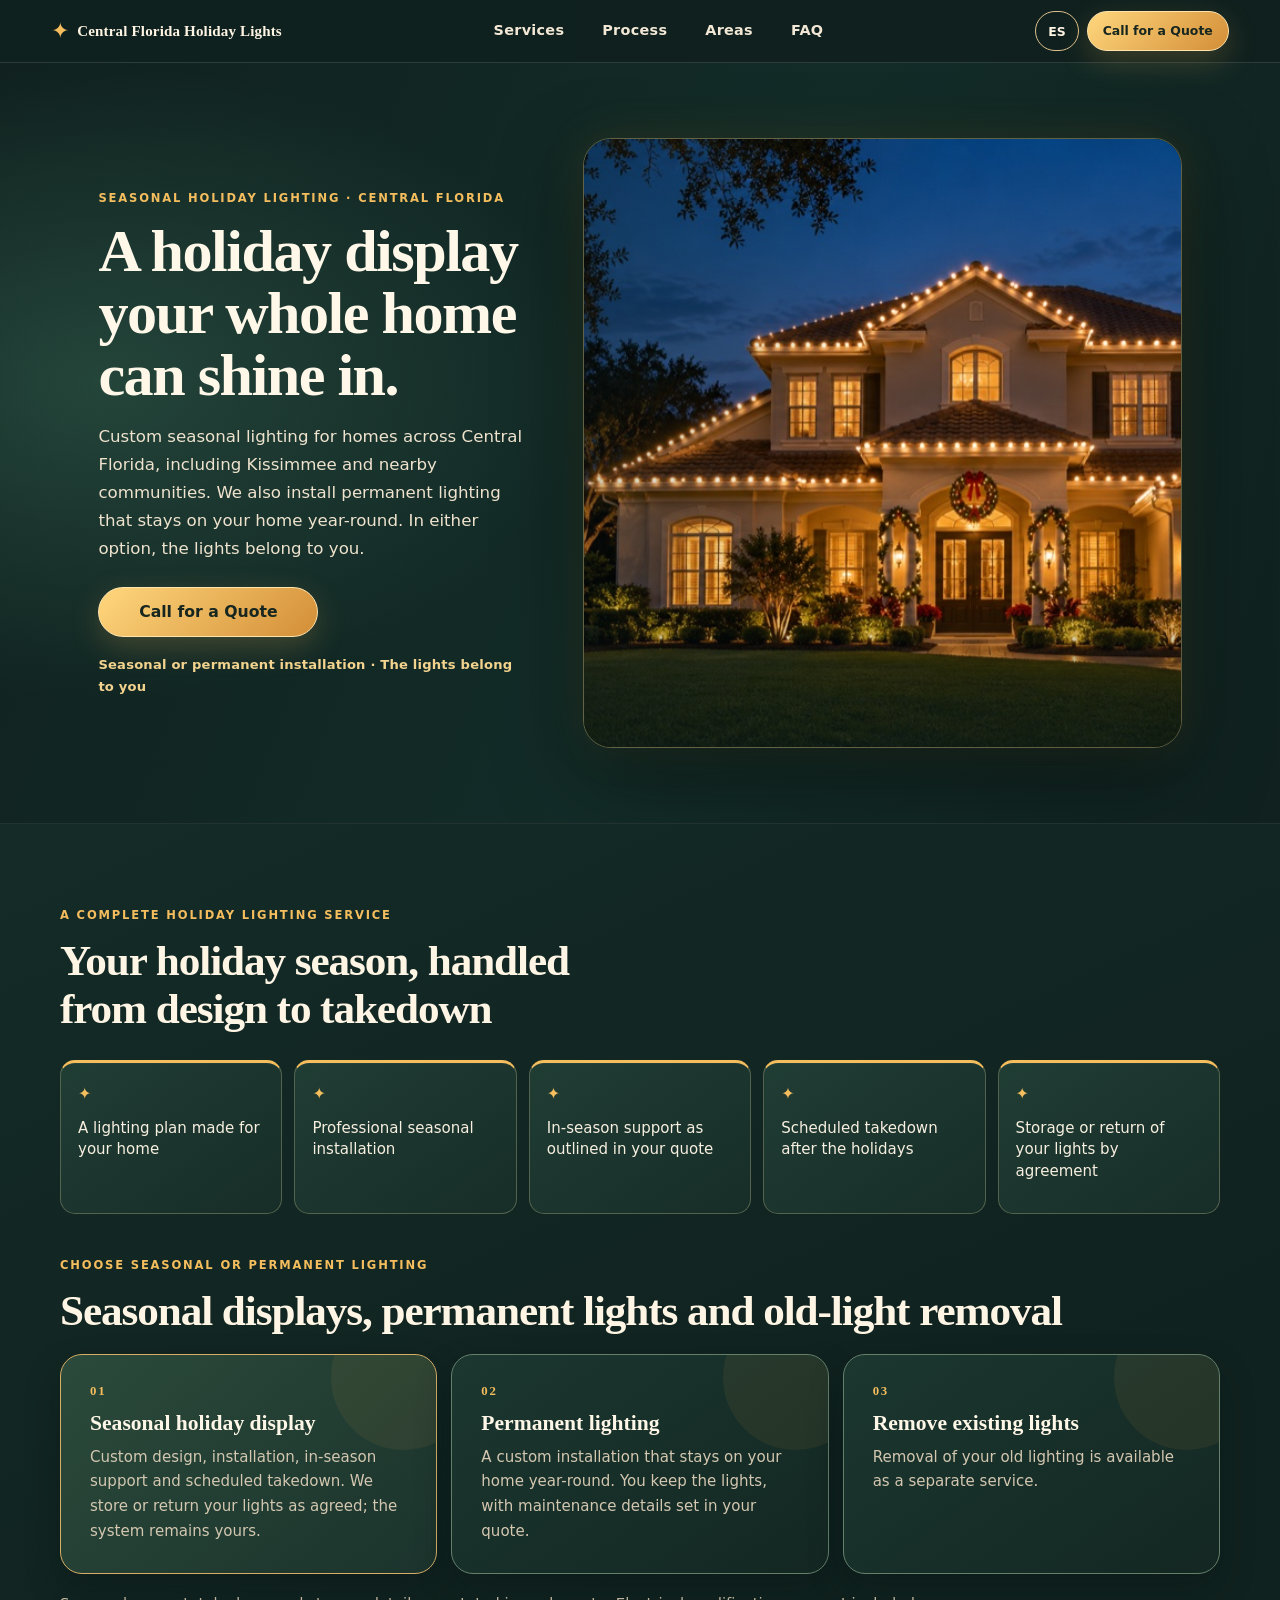
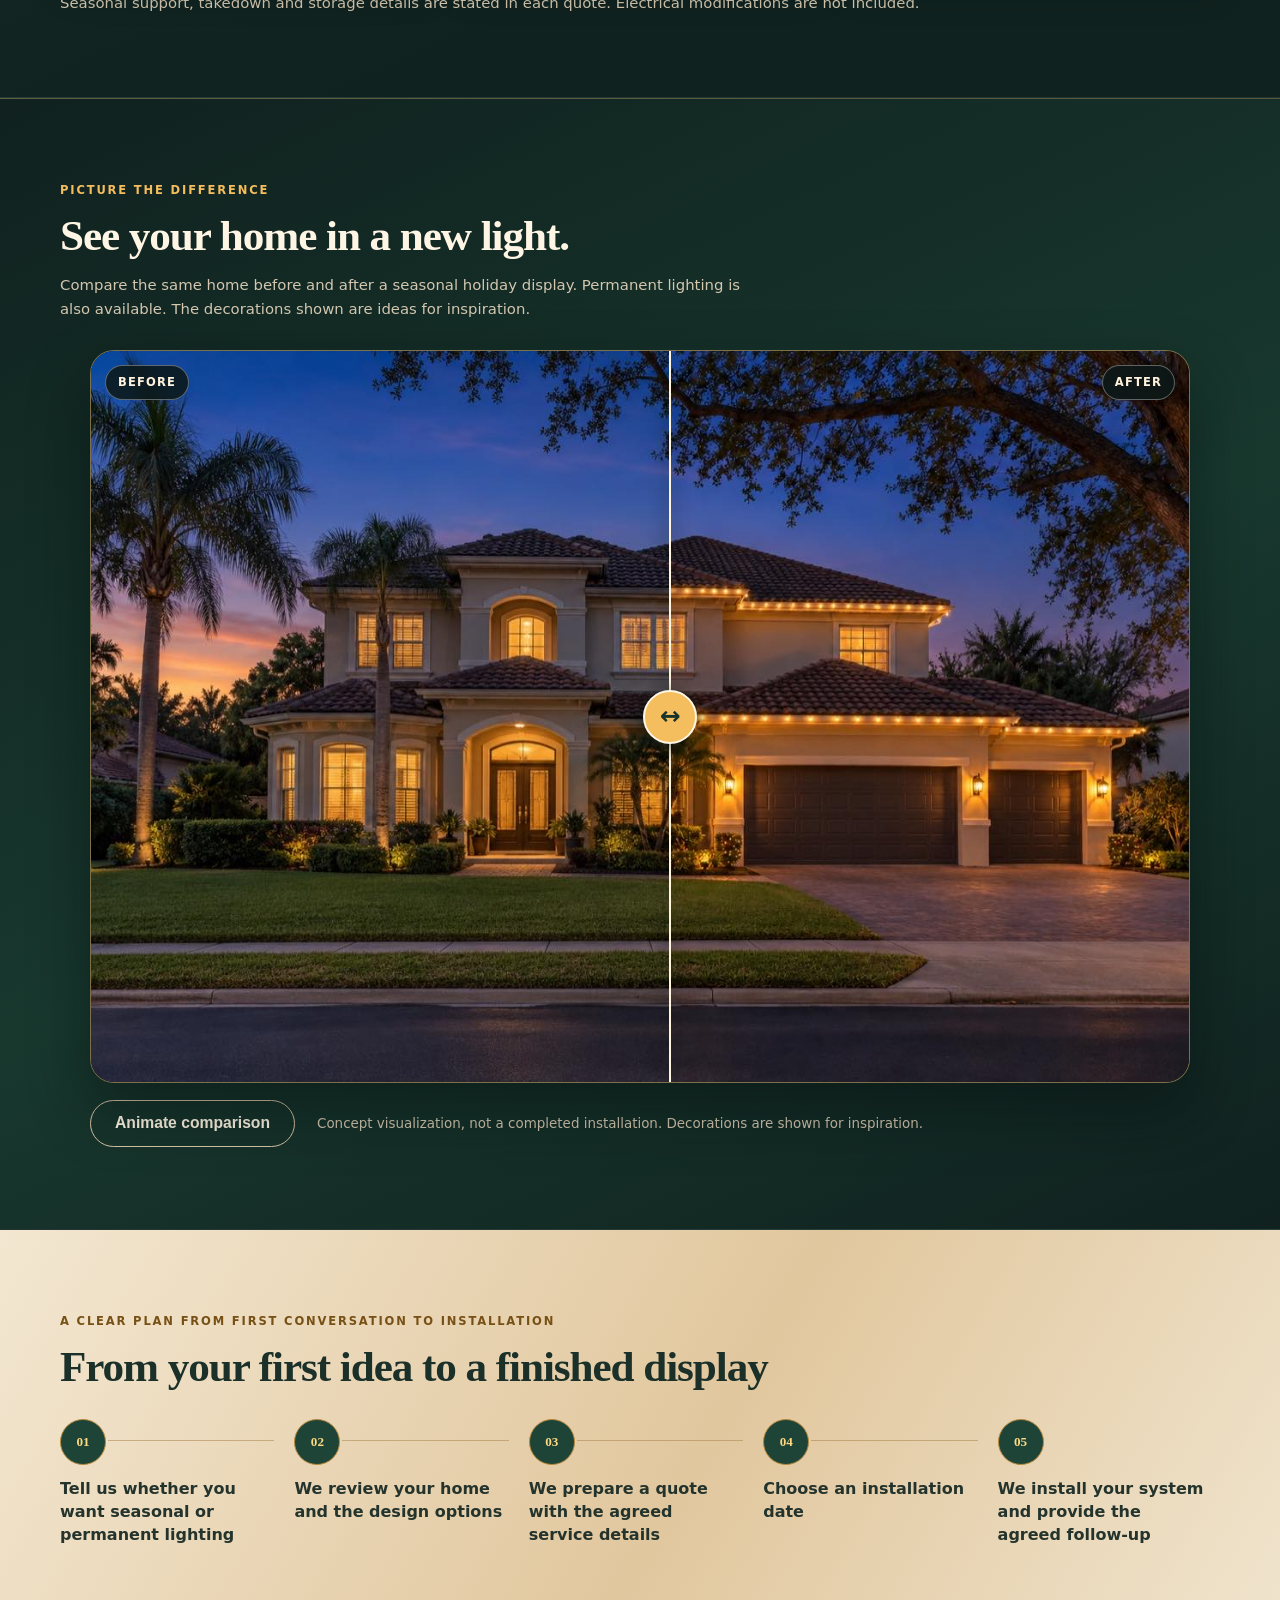
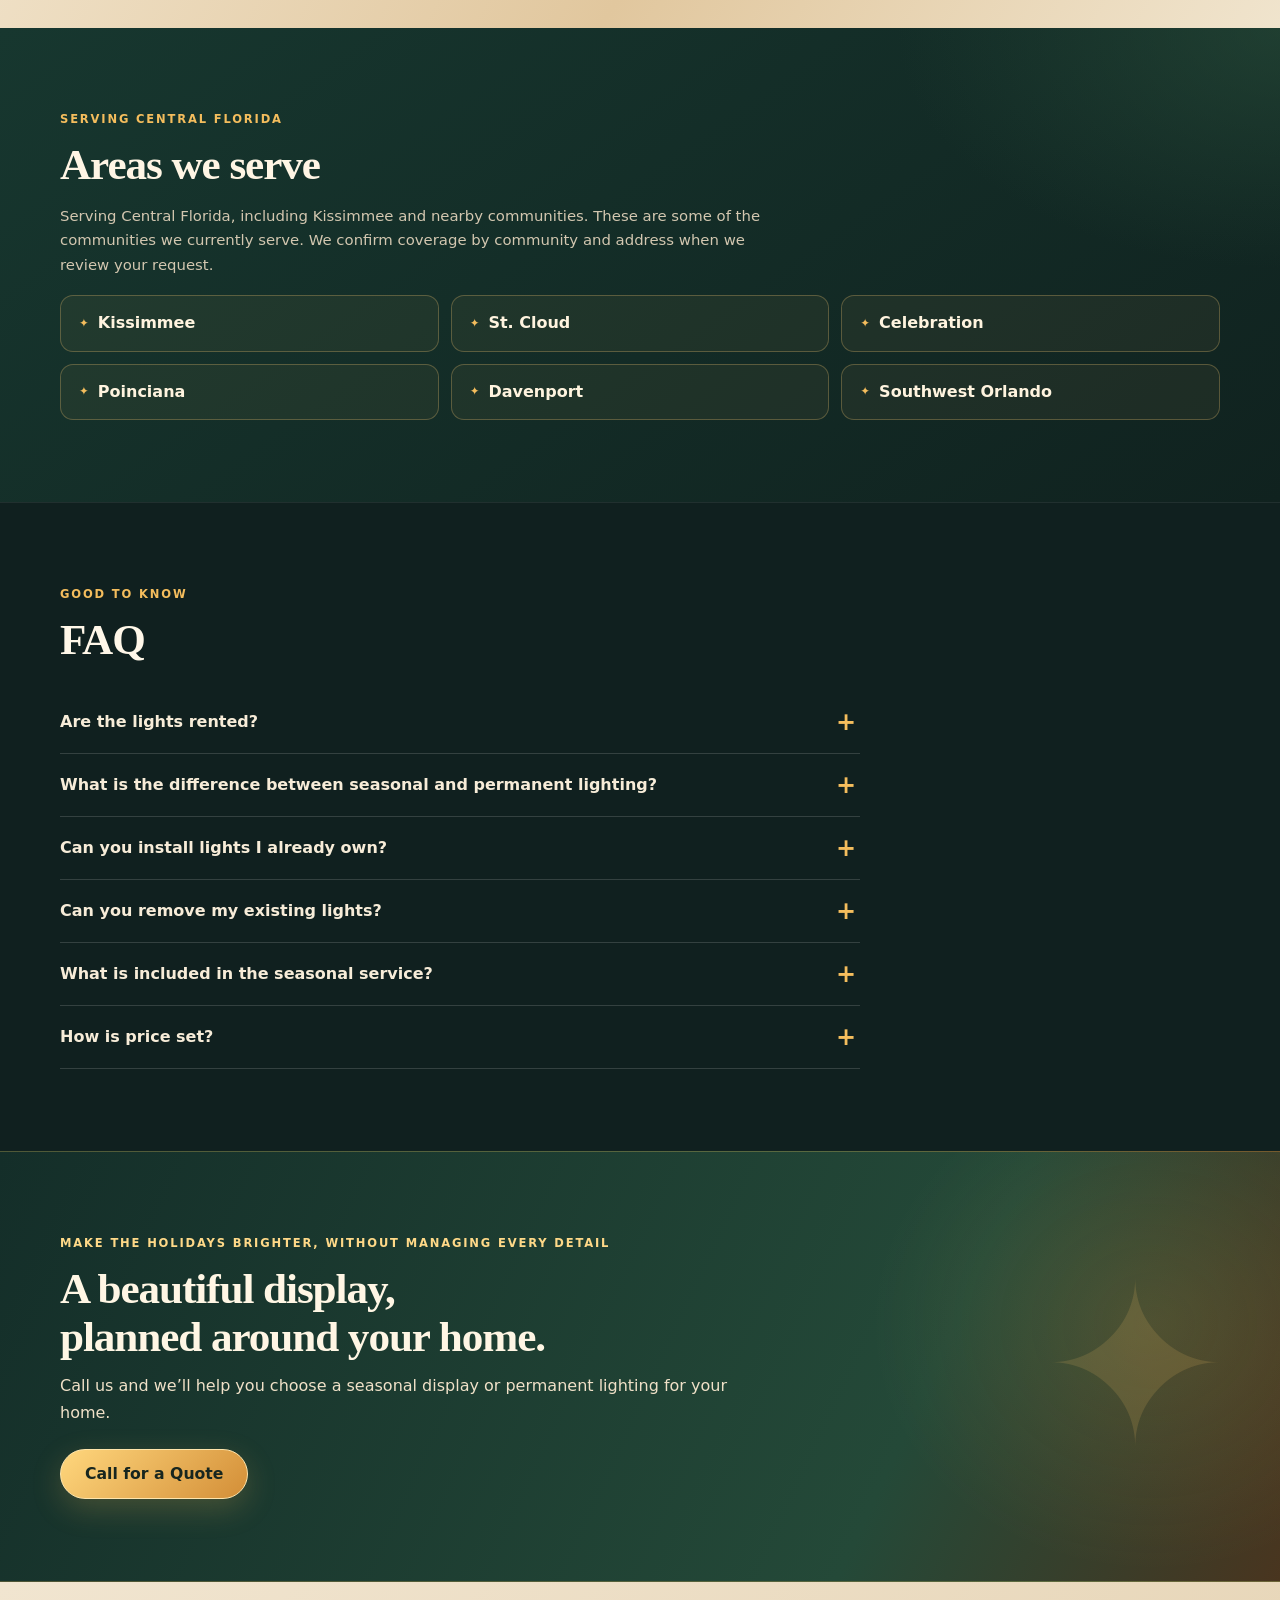
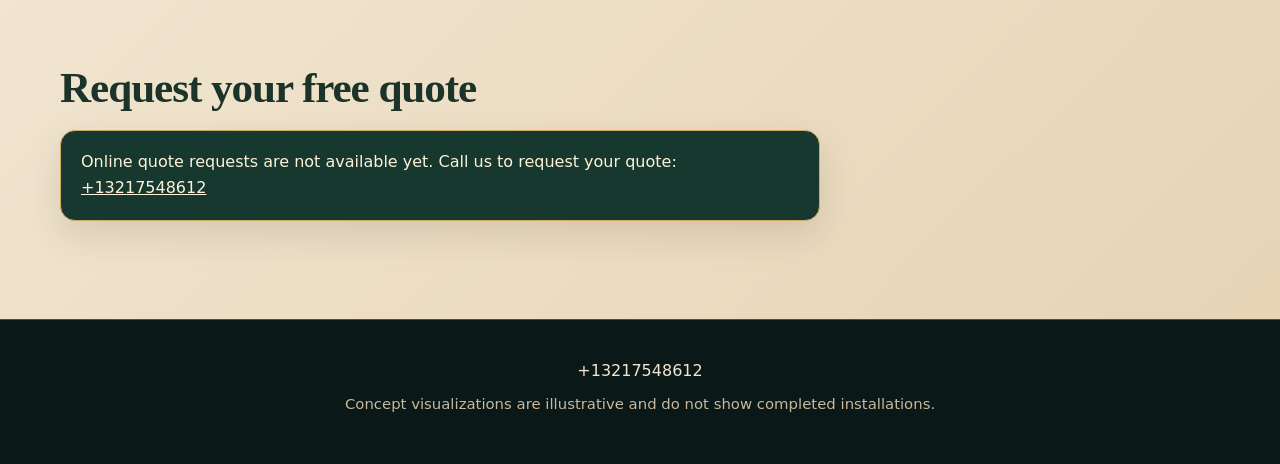
<file: index.html>
<!doctype html><html lang="en"><head><meta charset="utf-8">
<meta name="viewport" content="width=device-width,initial-scale=1">
<meta name="theme-color" content="#10221f">
<title>Holiday Light Installation · Central Florida</title>
<meta name="description" content="Seasonal holiday lighting for homes across Central Florida, plus permanent lighting installations. You own the lights in either service.">
<meta property="og:title" content="Holiday Lighting · Seasonal and Permanent · Central Florida">
<meta property="og:description" content="Custom seasonal displays with scheduled takedown, plus permanent lighting that stays installed year-round. You own the lights.">
<meta property="og:type" content="website"><!-- og:image y og:url: agregar con imagen y dominio reales -->
<link rel="stylesheet" href="assets/style.css?v=ceb11f5"></head><body>
<header class="hd"><a class="brand-mark" href="#top" aria-label="Home"><span class="brand-spark" aria-hidden="true">✦</span><b id="brand"></b></a><nav id="nav"></nav>
<div class="hr"><button id="lang" aria-label="Language / Idioma">ES</button><a class="btn sm" href="#quote" data-i="cta" data-ev="cta"></a></div></header>
<div id="snowfall" class="snowfall" aria-hidden="true"></div>
<main>
<section class="hero" id="top"><div class="hero-inner">
<figure class="hero-visual"><picture><source type="image/jpeg" srcset="assets/hero-dusk-800.jpg 800w, assets/hero-dusk-1280.jpg 1280w" sizes="(max-width:820px) 100vw, 72vw"><img id="heroImage" src="assets/hero-concept.png" width="1280" height="548" alt="" fetchpriority="high"></picture></figure>
<div class="hero-copy"><p class="eyebrow" data-i="heroTag"></p><h1 id="h1"></h1><p class="hero-sub" id="sub"></p><div class="row hero-actions"><a class="btn" href="#quote" data-i="cta" data-ev="cta"></a><span id="contact" class="row"></span></div><p class="hero-note" data-i="heroNote"></p><p class="pr" id="price"></p></div>
</div></section>
<section id="services" class="services-section"><div class="section-heading"><p class="eyebrow" data-i="serviceIntro"></p><h2 id="incT"></h2></div><ul class="grid feature-grid" id="inc"></ul><div class="offer-heading"><p class="eyebrow" data-i="offerIntro"></p><h2 id="modT"></h2></div><div class="grid offer-grid" id="mods"></div><p class="mut scope-note" id="scope"></p></section>
<section id="showcase" class="showcase-section"><div class="section-heading"><p class="eyebrow" data-i="showcaseIntro"></p><h2 data-i="showcaseTitle"></h2><p class="mut" data-i="showcaseCopy"></p></div><div class="light-compare" id="lightCompare" style="--reveal:50%"><div class="compare-image compare-after"><picture><source type="image/jpeg" srcset="assets/compare-after-800.jpg 800w, assets/compare-after-1280.jpg 1280w" sizes="(max-width:820px) 100vw, 85vw"><img id="compareAfter" src="assets/compare-after-1280.jpg" width="1280" height="853" loading="lazy" alt=""></picture></div><div class="compare-image compare-before"><picture><source type="image/jpeg" srcset="assets/compare-before-800.jpg 800w, assets/compare-before-1280.jpg 1280w" sizes="(max-width:820px) 100vw, 85vw"><img id="compareBefore" src="assets/compare-before-1280.jpg" width="1280" height="853" loading="lazy" alt=""></picture></div><span class="compare-label before-label" data-i="beforeLabel"></span><span class="compare-label after-label" data-i="afterLabel"></span><span class="compare-divider" aria-hidden="true"><span>↔</span></span><input id="compareRange" type="range" min="5" max="95" value="50" aria-label="Compare before and after lighting"></div><div class="compare-controls"><button type="button" class="btn ghost" id="compareMotion" data-i="comparePlay" aria-pressed="false"></button><p class="visual-note" data-i="visualNote"></p></div></section>
<section id="gallery" hidden><h2>Gallery</h2><p class="mut">Concept renders are labeled as such.</p></section>
<section id="process" class="process-section"><div class="section-heading"><p class="eyebrow" data-i="processIntro"></p><h2 id="procT"></h2></div><ol class="grid process-grid" id="proc"></ol></section>
<section id="areas" class="areas-section"><div class="section-heading"><p class="eyebrow" data-i="areaIntro"></p><h2 id="areasT"></h2><p class="mut" id="areasN"></p></div><ul class="grid area-grid" id="areaList"></ul></section>
<section id="referral" hidden><h2 id="refT"></h2><p id="refB"></p></section>
<section id="faq" class="faq-section"><div class="section-heading"><p class="eyebrow" data-i="faqIntro"></p><h2 id="faqT"></h2></div><div id="faqList"></div></section>
<section class="cta-band"><div><p class="eyebrow" data-i="ctaBandKicker"></p><h2 data-i="ctaBandTitle"></h2><p data-i="ctaBandCopy"></p><a class="btn" href="#quote" data-i="cta" data-ev="cta"></a></div><span class="cta-spark" aria-hidden="true">✦</span></section>
<section id="quote"><h2 id="fT"></h2>
<p id="unavailable" role="status" hidden></p>
<form id="f" novalidate><p id="st" class="steps"></p><input name="website" tabindex="-1" autocomplete="off" class="hp" aria-hidden="true">
<div class="step" data-s="0"><label><span data-l="name"></span><input name="name" required autocomplete="name"></label>
<label><span data-l="phone"></span><input name="phone" type="tel" required autocomplete="tel"></label>
<label><span data-l="pref"></span><select name="pref" id="pref"></select></label>
<label><span data-l="email"></span><input name="email" type="email" autocomplete="email"></label></div>
<div class="step" data-s="1"><label><span data-l="zip"></span><input name="zip" required inputmode="numeric" pattern="[0-9]{5}" autocomplete="postal-code"></label>
<label><span data-l="city"></span><input name="city" required></label>
<label><span data-l="floors"></span><select name="floors" id="floors"></select></label>
<label><span data-l="svc"></span><select name="service" id="svc"></select></label>
<fieldset><legend data-l="items"></legend><div id="items" class="grid"></div></fieldset></div>
<div class="step" data-s="2"><label><span data-l="date"></span><input name="date" type="date"></label>
<label><span data-l="com"></span><textarea name="comments" maxlength="1000"></textarea></label>
<label><span data-l="ref"></span><input name="ref" maxlength="32"></label>
<label class="ck"><input type="checkbox" name="consent_contact" required><span data-i="c1"></span></label>
<label class="ck"><input type="checkbox" name="consent_marketing"><span data-i="c2"></span></label></div>
<p id="msg" role="alert"></p>
<div class="row"><button type="button" class="btn ghost" id="back"></button><button type="button" class="btn" id="next"></button><button type="submit" class="btn" id="send"></button></div></form>
<div id="ok" hidden><h3 id="okT"></h3><p id="okB"></p></div></section>
</main>
<footer><p id="fcontact"></p><p class="mut" id="fnote"></p></footer>
<script src="config.js?v=ceb11f5"></script><script src="i18n.js?v=ceb11f5"></script><script src="assets/app.js?v=ceb11f5"></script></body></html>
</file>
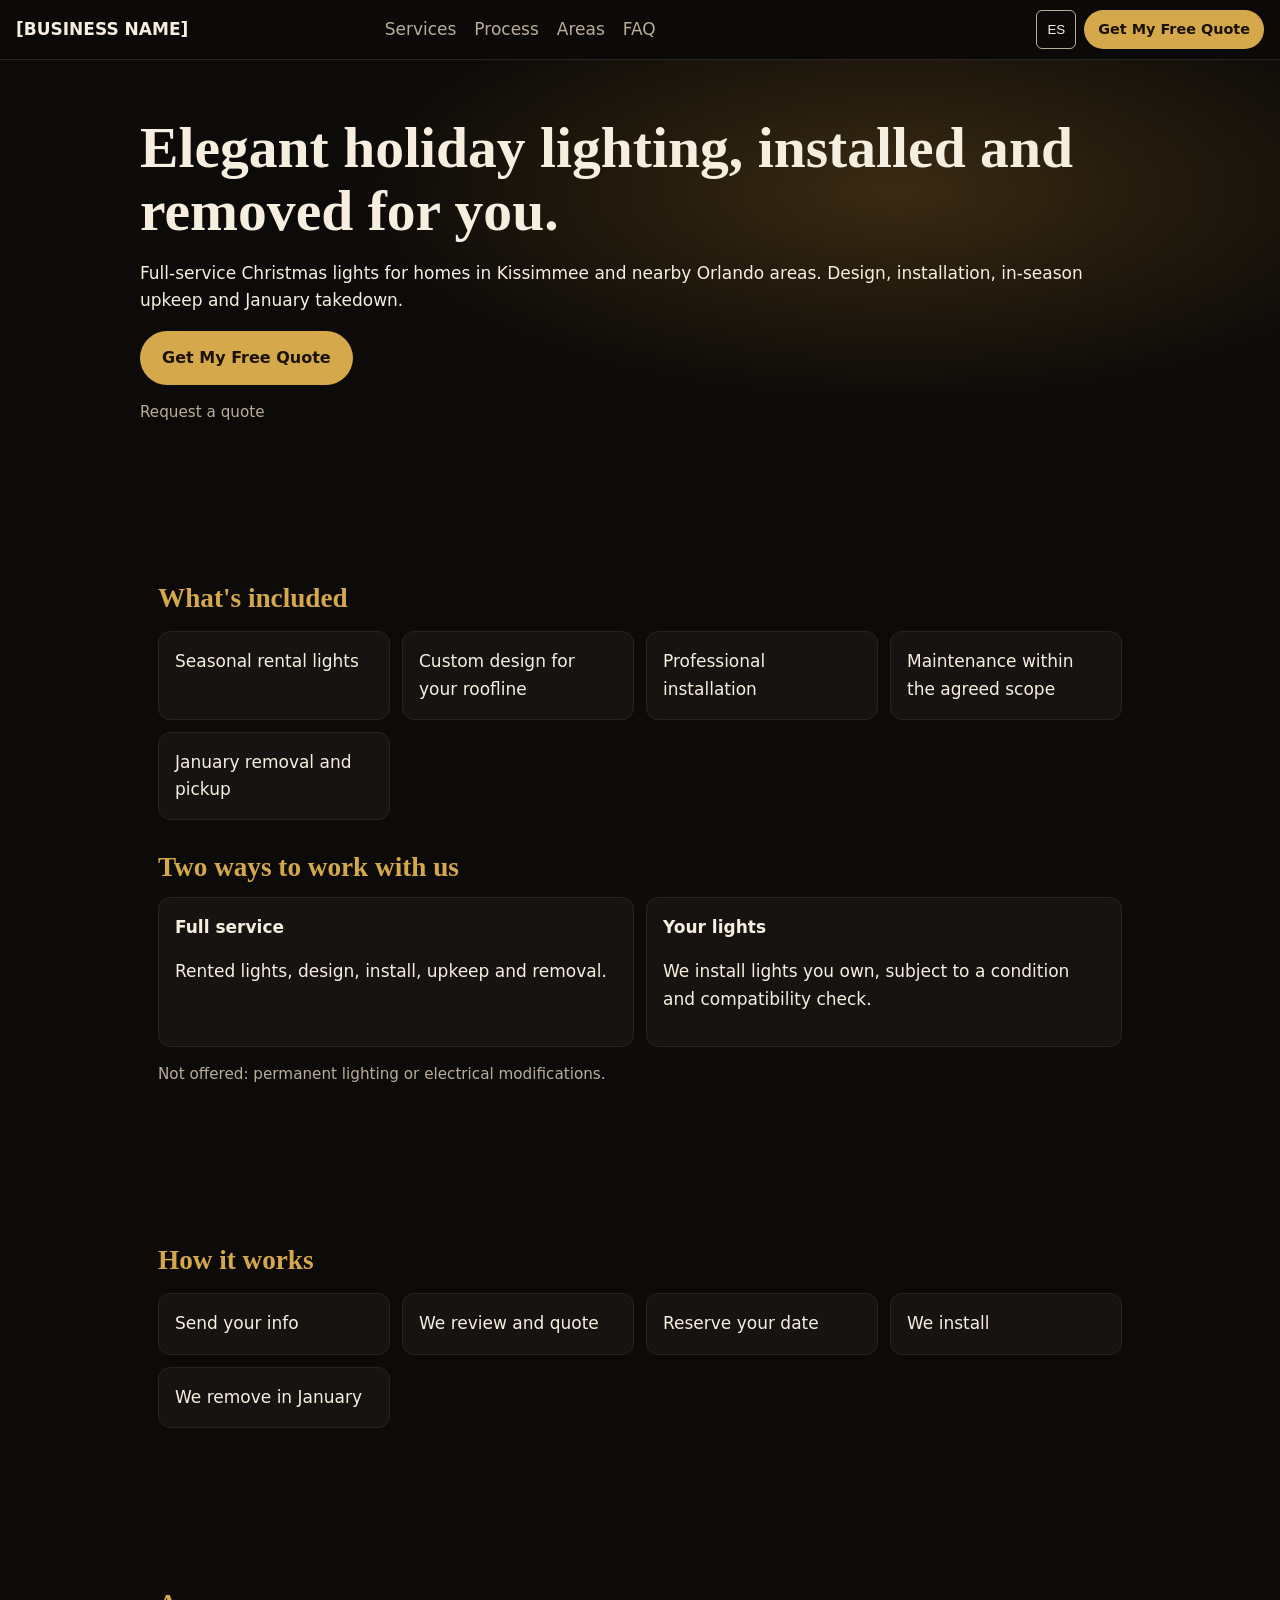
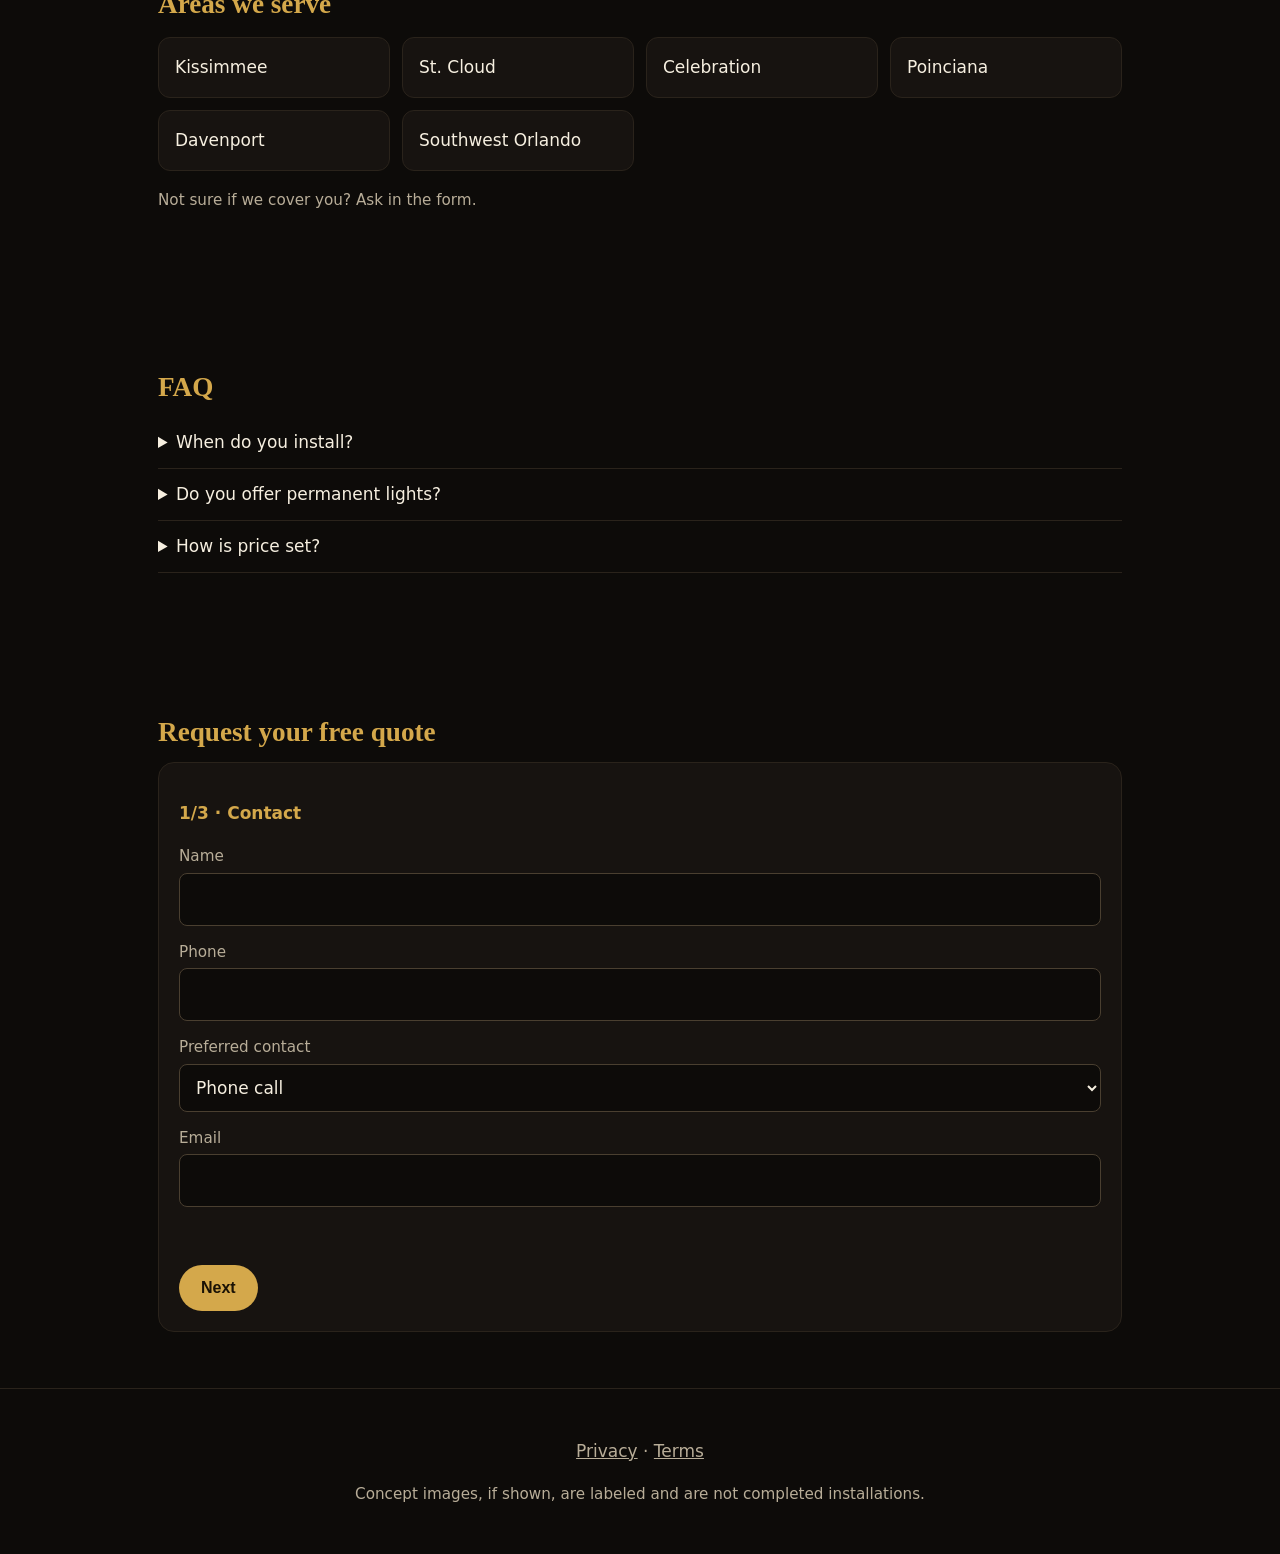
<file: holiday-lights-web/index.html>
<!doctype html><html lang="en"><head><meta charset="utf-8">
<meta name="viewport" content="width=device-width,initial-scale=1">
<title>Christmas Light Installation · Kissimmee &amp; Orlando, FL</title>
<meta name="description" content="Full-service seasonal Christmas light installation in Kissimmee and nearby Orlando areas. Free quote.">
<meta property="og:title" content="Christmas Light Installation · Kissimmee &amp; Orlando">
<meta property="og:description" content="Design, install, upkeep and January removal. Request a free quote.">
<meta property="og:type" content="website"><!-- og:image y og:url: agregar con imagen y dominio reales -->
<link rel="stylesheet" href="assets/style.css"></head><body>
<header class="hd"><b id="brand"></b><nav id="nav"></nav>
<div class="hr"><button id="lang" aria-label="Language / Idioma">ES</button><a class="btn sm" href="#quote" data-i="cta" data-ev="cta"></a></div></header>
<main>
<section class="hero"><div><h1 id="h1"></h1><p id="sub"></p><div class="row"><a class="btn" href="#quote" data-i="cta"></a><span id="contact" class="row"></span></div><p class="pr" id="price"></p></div></section>
<section id="services"><h2 id="incT"></h2><ul class="grid" id="inc"></ul><h2 id="modT"></h2><div class="grid" id="mods"></div><p class="mut" id="scope"></p></section>
<section id="gallery" hidden><h2>Gallery</h2><p class="mut">Concept renders are labeled as such.</p></section>
<section id="process"><h2 id="procT"></h2><ol class="grid" id="proc"></ol></section>
<section id="areas"><h2 id="areasT"></h2><ul class="grid" id="areaList"></ul><p class="mut" id="areasN"></p></section>
<section id="referral" hidden><h2 id="refT"></h2><p id="refB"></p></section>
<section id="faq"><h2 id="faqT"></h2><div id="faqList"></div></section>
<section id="quote"><h2 id="fT"></h2>
<form id="f" novalidate><p id="st" class="steps"></p><input name="website" tabindex="-1" autocomplete="off" class="hp" aria-hidden="true">
<div class="step" data-s="0"><label><span data-l="name"></span><input name="name" required autocomplete="name"></label>
<label><span data-l="phone"></span><input name="phone" type="tel" required autocomplete="tel"></label>
<label><span data-l="pref"></span><select name="pref" id="pref"></select></label>
<label><span data-l="email"></span><input name="email" type="email" autocomplete="email"></label></div>
<div class="step" data-s="1"><label><span data-l="zip"></span><input name="zip" required inputmode="numeric" pattern="[0-9]{5}" autocomplete="postal-code"></label>
<label><span data-l="city"></span><input name="city" required></label>
<label><span data-l="floors"></span><select name="floors" id="floors"></select></label>
<label><span data-l="svc"></span><select name="service" id="svc"></select></label>
<fieldset><legend data-l="items"></legend><div id="items" class="grid"></div></fieldset></div>
<div class="step" data-s="2"><label><span data-l="date"></span><input name="date" type="date"></label>
<label><span data-l="com"></span><textarea name="comments" maxlength="1000"></textarea></label>
<label><span data-l="ref"></span><input name="ref" maxlength="32"></label>
<label class="ck"><input type="checkbox" name="consent_contact" required><span data-i="c1"></span></label>
<label class="ck"><input type="checkbox" name="consent_marketing"><span data-i="c2"></span></label></div>
<p id="msg" role="alert"></p>
<div class="row"><button type="button" class="btn ghost" id="back"></button><button type="button" class="btn" id="next"></button><button type="submit" class="btn" id="send"></button></div></form>
<div id="ok" hidden><h3 id="okT"></h3><p id="okB"></p></div></section>
</main>
<footer><p id="fcontact"></p><p><a href="#" data-i="privacy">Privacy</a> · <a href="#" data-i="terms">Terms</a> <!-- PENDIENTE: enlazar políticas aprobadas --></p><p class="mut" id="fnote"></p></footer>
<script src="config.js"></script><script src="i18n.js"></script><script src="assets/app.js"></script></body></html>
</file>
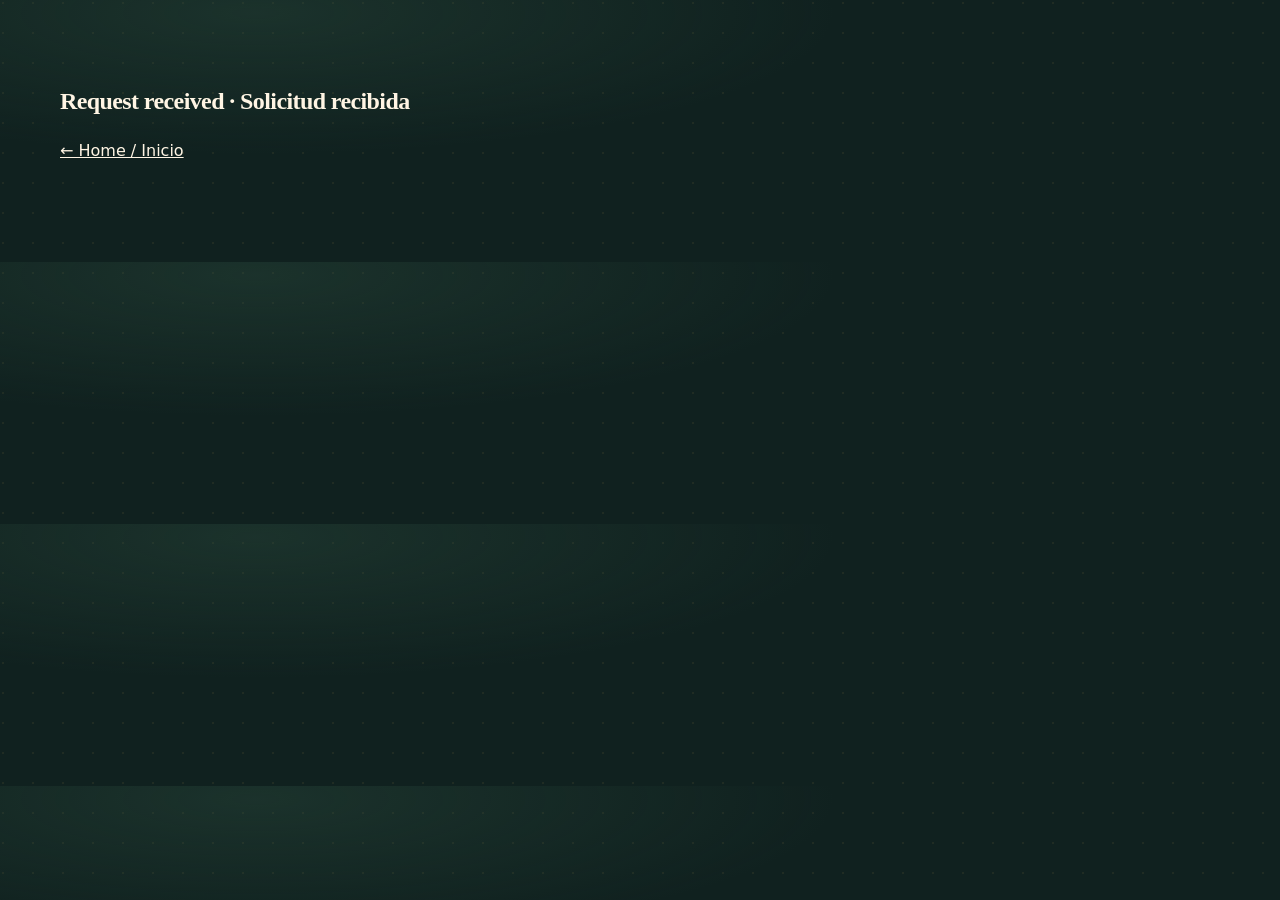
<file: thanks.html>
<!doctype html><html lang="en"><head><meta charset="utf-8"><meta name="robots" content="noindex,nofollow"><meta name="viewport" content="width=device-width,initial-scale=1"><title>Thank you</title><link rel="stylesheet" href="assets/style.css"></head><body><main><section><h1>Request received · Solicitud recibida</h1><p><a href="./">← Home / Inicio</a></p></section></main></body></html>
</file>
<file: assets/style.css>
:root{
 --bg:#10211f;--deep:#0c1919;--pine:#17382f;--pine-2:#214a3d;--panel:#1b342e;
 --ink:#fff5e4;--mut:#d3c7b0;--gold:#f4bd5d;--gold-d:#d38e37;--line:#506558;
 --cream:#f1e5d0;--paper:#e6d4b5;--dark-ink:#192923;--radius:22px
}
*{box-sizing:border-box}
html{scroll-behavior:smooth;scroll-padding-top:100px;-webkit-text-size-adjust:100%}
body{margin:0;overflow-x:hidden;color:var(--ink);font:16px/1.65 system-ui,-apple-system,"Segoe UI",sans-serif;background-color:var(--bg);background-image:radial-gradient(ellipse at 20% 5%,#31544455,transparent 40%),url("data:image/svg+xml,%3Csvg xmlns='http://www.w3.org/2000/svg' width='30' height='30'%3E%3Ccircle cx='3' cy='3' r='1' fill='%23f4bd5d' fill-opacity='.09'/%3E%3C/svg%3E")}
.snowfall{position:fixed;inset:0;z-index:8;overflow:hidden;pointer-events:none}.snowflake{position:absolute;top:-8vh;left:var(--x);width:var(--size);height:var(--size);border-radius:50%;background:radial-gradient(circle,#fff 0 32%,#e8f4ff9c 60%,transparent 76%);box-shadow:0 0 7px #fff9;opacity:0;will-change:transform,opacity;animation:snowfall var(--duration) linear var(--delay) infinite}@keyframes snowfall{0%{transform:translate3d(0,-8vh,0);opacity:0}10%{opacity:var(--opacity)}80%{opacity:var(--opacity)}100%{transform:translate3d(var(--drift),108vh,0);opacity:0}}
@media(prefers-reduced-motion:reduce){html{scroll-behavior:auto}*,*::before,*::after{animation:none!important;transition:none!important}}
a{color:inherit}[hidden]{display:none!important}
a:focus-visible,button:focus-visible,input:focus-visible,select:focus-visible,textarea:focus-visible,summary:focus-visible{outline:3px solid var(--gold);outline-offset:3px}
.hd{position:sticky;top:0;z-index:9;display:flex;flex-wrap:wrap;align-items:center;gap:4px 10px;padding:8px 16px 4px;background:#10211fed;border-bottom:1px solid #ffffff20;backdrop-filter:blur(14px)}
.brand-mark{display:flex;align-items:center;gap:8px;min-height:42px;text-decoration:none}.brand-mark b{font:700 .94rem Georgia,serif;letter-spacing:.01em}.brand-spark{color:var(--gold);font-size:1.35rem}
.hr{margin-left:auto;display:flex;gap:8px;align-items:center}.hd nav{order:3;flex:0 0 100%;display:flex;justify-content:space-between;gap:4px}.hd nav a{display:inline-flex;align-items:center;min-height:40px;padding:6px;color:#f2e8d5;text-decoration:none;font-size:.82rem;font-weight:650;letter-spacing:.02em}.hd nav a:hover{color:var(--gold)}
@media(min-width:820px){.hd{flex-wrap:nowrap;padding:10px clamp(20px,4vw,58px)}.hd nav{order:0;flex:1;justify-content:center;gap:26px}.hd nav a{font-size:.9rem}}
button#lang{min-width:42px;min-height:40px;background:transparent;color:var(--ink);border:1px solid #dec08c;border-radius:999px;padding:6px 12px;cursor:pointer;font:700 .78rem system-ui,sans-serif}
.btn{display:inline-flex;align-items:center;justify-content:center;min-height:50px;padding:13px 24px;background:linear-gradient(135deg,#ffd77d,var(--gold-d));color:#17261f;font-weight:800;font-size:.98rem;line-height:1.2;border:1px solid #ffe5ac;border-radius:999px;text-decoration:none;cursor:pointer;box-shadow:0 10px 30px #f2b85035;transition:transform .2s,box-shadow .2s}
.btn:hover{transform:translateY(-2px);box-shadow:0 14px 34px #f2b85055}.btn.sm{min-height:40px;padding:8px 15px;font-size:.78rem}.btn.ghost{background:transparent;color:var(--ink);border:1px solid #d6c4a5;box-shadow:none}
main>section{padding:56px max(20px,calc((100% - 1160px)/2))}
@media(min-width:820px){main>section{padding-top:82px;padding-bottom:82px}}
.eyebrow{margin:0 0 12px;color:var(--gold);font-size:.72rem;font-weight:850;letter-spacing:.16em;text-transform:uppercase}
h1,h2{font-family:Georgia,"Times New Roman",serif;font-weight:600;letter-spacing:-.025em;text-wrap:balance;margin:0}
h2{font-size:clamp(1.8rem,4.5vw,2.7rem);line-height:1.1}.mut{color:var(--mut);font-size:.93rem}.row{display:flex;flex-wrap:wrap;gap:10px;align-items:center}.section-heading{max-width:720px;margin-bottom:28px}
/* Hero: blue-hour image with a clear path to the quote action. */
main>.hero{position:relative;isolation:isolate;overflow:hidden;padding-top:0;padding-bottom:0;background:radial-gradient(40rem 26rem at 8% 42%,#24453a,transparent 76%),linear-gradient(110deg,#10211f,#132c28 55%,#10211f)}
.hero-inner{position:relative;display:grid;grid-template-columns:minmax(0,.84fr) minmax(0,1.16fr);grid-template-areas:"copy visual";align-items:center;gap:clamp(28px,4vw,58px);max-width:1320px;min-height:min(760px,calc(100svh - 70px));margin:0 auto;padding:38px clamp(20px,3vw,46px)}
.hero-copy{grid-area:copy;position:relative;z-index:2;max-width:610px}.hero h1{font-size:clamp(2.8rem,4.7vw,4.6rem);line-height:1.035;margin-bottom:17px;color:#fff8e9}.hero-sub{max-width:570px;margin:0;color:#efe3ce;font-size:clamp(1rem,1.3vw,1.14rem);line-height:1.68}.hero-actions{margin-top:24px}.hero-actions>.btn{min-width:220px}.hero-note{margin:17px 0 0;color:#f3d38e;font-size:.82rem;font-weight:700;letter-spacing:.015em}.pr{margin:10px 0 0;color:var(--mut);font-size:.88rem}
.hero-visual{grid-area:visual;position:relative;z-index:1;min-width:0;height:clamp(410px,49vw,610px);margin:0;overflow:hidden;border:1px solid #e7c07660;border-radius:28px;box-shadow:0 30px 80px #050d0c88,0 0 45px #e7a73820}
.hero-visual::after{position:absolute;inset:0;content:"";background:linear-gradient(0deg,#0c1c19aa,transparent 24%),linear-gradient(110deg,#10211f55,transparent 42%);pointer-events:none}
.hero-visual picture{display:block;width:100%;height:100%}.hero-visual img{display:block;width:100%;height:100%;object-fit:cover;object-position:center 54%}
.hero-visual figcaption{position:absolute;z-index:2;right:14px;bottom:14px;display:flex;flex-wrap:wrap;gap:2px 8px;align-items:center;max-width:calc(100% - 28px);padding:8px 12px;background:#0b1717dc;border:1px solid #e5c68155;border-radius:999px;color:#f3ead9;font-size:.68rem;line-height:1.25;backdrop-filter:blur(8px)}
.hero-visual figcaption strong{color:var(--gold);font-size:.65rem;letter-spacing:.07em;text-transform:uppercase}
@media(max-width:819px){
 main>.hero{padding:0 18px 26px;background:radial-gradient(28rem 20rem at 100% 40%,#2a5140,transparent 75%),#10211f}
 .hero-inner{grid-template-columns:1fr;grid-template-areas:"visual" "copy";gap:0;min-height:0;padding:0}
 .hero-visual{height:clamp(214px,59vw,286px);margin:0 -18px;border:0;border-bottom:1px solid #e7c07660;border-radius:0 0 24px 24px;box-shadow:0 16px 38px #050d0c70}
 .hero-visual img{object-position:center 50%}.hero-visual::after{background:linear-gradient(0deg,#0c1c1970,transparent 32%)}
 .hero-visual figcaption{right:10px;bottom:10px;padding:7px 10px;font-size:.63rem}.hero-visual figcaption strong{font-size:.6rem}
 .hero-copy{max-width:700px;padding:24px 0 0}.hero h1{font-size:clamp(2.2rem,9vw,3.15rem);line-height:1.04;margin-bottom:12px}.hero-sub{font-size:.98rem;line-height:1.57}.hero-actions{margin-top:18px}.hero-actions>.btn{width:100%;min-height:52px}.hero-note{font-size:.75rem;margin-top:13px}
}
@media(min-width:820px){.hero-actions>.btn{width:auto}}
/* Service inclusions and packages */
.services-section{background:linear-gradient(155deg,#142b27,#10221f 72%);border-top:1px solid #ffffff12;border-bottom:1px solid #ffffff12}
.feature-grid{display:grid;gap:12px;list-style:none;padding:0;margin:0;counter-reset:f}.feature-grid li{counter-increment:f;position:relative;display:flex;gap:13px;align-items:center;min-height:82px;padding:16px;background:linear-gradient(145deg,#203d34,#172d28);border:1px solid #53634d;border-left:4px solid var(--gold);border-radius:15px;color:#f7efdf;font-size:.94rem;line-height:1.4;box-shadow:inset 0 1px 0 #ffffff09}
.feature-grid li::before{content:"✦";flex:0 0 auto;color:var(--gold);font-size:1rem}.offer-heading{margin:42px 0 19px}.offer-grid{display:grid;gap:14px}.offer-card{position:relative;overflow:hidden;padding:23px;background:linear-gradient(145deg,#1b3730,#142722);border:1px solid #64806b;border-radius:var(--radius);box-shadow:0 16px 34px #07131155}.offer-card::after{position:absolute;right:-40px;top:-50px;width:145px;height:145px;border-radius:50%;background:#e9af4b12;content:"";pointer-events:none}.offer-card.offer-card-1{background:linear-gradient(140deg,#2b4a3b,#1b332c);border-color:#d6ae64}.offer-card-1 p{color:#efe4ce}.offer-number{display:block;margin-bottom:12px;color:var(--gold);font:700 .8rem Georgia,serif;letter-spacing:.14em}.offer-card b{display:block;font:600 1.35rem Georgia,serif;color:#fff7e7}.offer-card p{position:relative;z-index:1;margin:9px 0 0;color:var(--mut);font-size:.94rem}.scope-note{margin:17px 0 0}
@media(min-width:700px){.feature-grid{grid-template-columns:repeat(3,1fr)}.offer-grid{grid-template-columns:repeat(2,1fr)}.offer-card{padding:29px}}
@media(min-width:1000px){.feature-grid{grid-template-columns:repeat(5,1fr)}.offer-grid{grid-template-columns:repeat(3,1fr)}.feature-grid li{flex-direction:column;align-items:flex-start;justify-content:flex-start;min-height:154px;padding:20px 17px;border-left:1px solid #53634d;border-top:3px solid var(--gold)}}
/* Before-and-after lighting reveal */
.showcase-section{background:linear-gradient(155deg,#10211f,#18382e 55%,#10211f);border-top:1px solid #e8bf7355;border-bottom:1px solid #ffffff16}.showcase-section .section-heading{max-width:760px}.showcase-section .section-heading>.mut{margin:13px 0 0;max-width:700px}
.light-compare{--reveal:50%;position:relative;isolation:isolate;width:100%;max-width:1100px;aspect-ratio:3/2;margin:0 auto;overflow:hidden;border:1px solid #eac77b80;border-radius:24px;background:#0c1919;box-shadow:0 26px 60px #050d0c75}
.compare-image{position:absolute;inset:0;width:100%;height:100%}.compare-image picture,.compare-image img{display:block;width:100%;height:100%}.compare-image img{object-fit:cover;object-position:center}.compare-before{z-index:1;clip-path:inset(0 calc(100% - var(--reveal)) 0 0)}
.compare-label{position:absolute;z-index:5;top:14px;padding:7px 12px;border:1px solid #ffffff55;border-radius:999px;background:#0c1919dc;color:#fff3dd;font-size:.72rem;font-weight:800;letter-spacing:.1em;text-transform:uppercase;pointer-events:none;backdrop-filter:blur(8px)}.before-label{left:14px}.after-label{right:14px}
.compare-divider{position:absolute;z-index:3;top:0;bottom:0;left:var(--reveal);width:2px;background:#fff5df;transform:translateX(-50%);box-shadow:0 0 18px #07100dcc;pointer-events:none}.compare-divider span{position:absolute;left:50%;top:50%;display:grid;place-items:center;width:54px;height:54px;transform:translate(-50%,-50%);border:2px solid #fff8e7;border-radius:50%;background:var(--gold);color:#183329;font-size:1.55rem;font-weight:800;box-shadow:0 4px 20px #06100c99}
#compareRange{position:absolute;z-index:4;inset:0;width:100%;height:100%;margin:0;padding:0;border:0;border-radius:0;appearance:none;background:transparent;cursor:ew-resize;touch-action:pan-y}#compareRange::-webkit-slider-runnable-track{height:100%;background:transparent}#compareRange::-webkit-slider-thumb{width:54px;height:100%;margin:0;appearance:none;background:transparent;border:0}#compareRange::-moz-range-track{height:100%;background:transparent}#compareRange::-moz-range-thumb{width:54px;height:100%;background:transparent;border:0;border-radius:0}#lightCompare:has(#compareRange:focus-visible){outline:3px solid var(--gold);outline-offset:4px}
.compare-controls{display:flex;flex-wrap:wrap;align-items:center;gap:14px 22px;max-width:1100px;margin:17px auto 0}.compare-controls .btn{min-height:46px}.compare-controls .visual-note{flex:1 1 260px;margin:0;color:#d3c7b0;font-size:.84rem;line-height:1.45}
@media(max-width:600px){.light-compare{border-radius:17px}.compare-label{top:9px;padding:6px 9px;font-size:.64rem}.before-label{left:9px}.after-label{right:9px}.compare-divider span{width:46px;height:46px;font-size:1.3rem}.compare-controls{align-items:stretch}.compare-controls .btn{width:100%}.compare-controls .visual-note{flex-basis:100%}}
/* Process */
.process-section{color:var(--dark-ink);background:linear-gradient(120deg,#f3e7d1,#e1c79e 55%,#f0e4cd)}.process-section .eyebrow{color:#765015}.process-section h2{color:#1a3028}.process-grid{display:grid;gap:0;list-style:none;padding:0;margin:0;counter-reset:p}.process-grid li{counter-increment:p;position:relative;display:flex;align-items:center;min-height:64px;padding:5px 0 24px 58px;color:#24342d;font-size:1rem;font-weight:620;line-height:1.45}.process-grid li::before{content:"0" counter(p);position:absolute;left:0;top:0;width:40px;height:40px;border-radius:50%;background:#1d4436;color:#ffda83;border:1px solid #b7883c;display:grid;place-items:center;font:700 .82rem Georgia,serif}.process-grid li:not(:last-child)::after{content:"";position:absolute;left:19px;top:42px;bottom:0;width:1px;background:#a9844b88}
@media(min-width:820px){.process-grid{grid-template-columns:repeat(5,1fr);gap:12px}.process-grid li{display:block;padding:58px 12px 0 0;min-height:0}.process-grid li::before{width:44px;height:44px}.process-grid li:not(:last-child)::after{left:48px;right:8px;top:21px;bottom:auto;width:auto;height:1px}}
/* Service areas */
.areas-section{background:radial-gradient(32rem 20rem at 100% 0,#2b513c88,transparent 75%),linear-gradient(145deg,#17372f,#10221f)}.areas-section .section-heading{margin-bottom:18px}.area-grid{display:grid;grid-template-columns:repeat(2,1fr);gap:9px;list-style:none;padding:0;margin:0}.area-grid li{display:flex;gap:9px;align-items:center;min-height:52px;padding:10px 12px;background:#f0c56b0e;border:1px solid #d2ad6655;border-radius:13px;color:#fff4df;font-size:.88rem;font-weight:650}.area-grid li::before{content:"✦";color:var(--gold);font-size:.73rem}@media(min-width:700px){.area-grid{grid-template-columns:repeat(3,1fr);gap:12px}.area-grid li{font-size:1rem;padding:14px 18px}}
/* FAQ */
.faq-section{background:#10201f;border-top:1px solid #ffffff12}.faq-section .section-heading h2{color:#fff7e8}#faqList{max-width:800px}details{border-bottom:1px solid #ffffff26;padding:4px 0}summary{position:relative;cursor:pointer;list-style:none;min-height:54px;display:flex;align-items:center;padding:8px 36px 8px 0;font-weight:650;color:#f7ecd8}summary::-webkit-details-marker{display:none}summary::after{content:"+";position:absolute;right:4px;color:var(--gold);font-size:1.5rem}details[open] summary::after{content:"−"}details p{margin:0 0 16px;color:var(--mut)}
/* CTA */
.cta-band{position:relative;overflow:hidden;background:radial-gradient(25rem 22rem at 90% 40%,#f1b84d24,transparent 70%),linear-gradient(115deg,#142e29,#244938 70%,#49351f);border-top:1px solid #f7c65a40;border-bottom:1px solid #f7c65a40}.cta-band>div{position:relative;z-index:1;max-width:690px}.cta-band .eyebrow{color:#ffd988}.cta-band h2{color:#fff6e4}.cta-band p:not(.eyebrow){margin:13px 0 23px;color:#f0e1c8}.cta-band .btn{width:100%}@media(min-width:600px){.cta-band .btn{width:auto}}.cta-spark{position:absolute;right:4%;top:50%;transform:translateY(-50%);color:#f1c26628;font-size:clamp(7rem,18vw,14rem);line-height:1;pointer-events:none}
/* Quote handoff */
#quote{color:var(--dark-ink);background:linear-gradient(135deg,var(--cream),var(--paper))}#quote h2{max-width:720px;margin-bottom:18px;color:#1b3328}#unavailable{max-width:760px;padding:18px 20px;border:1px solid #cfaa65;background:#17382f;border-radius:15px;color:#fff2d8;box-shadow:0 14px 35px #38281420}
form{max-width:760px;background:#fbf5e9;border:1px solid #d5c4a5;border-radius:var(--radius);padding:20px;color:var(--dark-ink)}label{display:block;margin:0 0 14px}label span,legend{display:block;margin-bottom:5px;color:#4a5148;font-size:.9rem}input:not([type=checkbox]),select,textarea{width:100%;padding:12px;font:inherit;color:#18251f;background:#fffdf7;border:1px solid #9c8b6c;border-radius:9px}.ck{display:flex;gap:10px;align-items:flex-start}.ck span{color:var(--dark-ink)}fieldset{border:0;padding:0}.hp{position:absolute;left:-9999px}.step{display:none}.step.on{display:block}#msg{min-height:1.4em;color:#9b351f}.steps{color:#244b3c;font-weight:750}
footer{padding:30px 20px 40px;text-align:center;color:#f1e5d1;background:#0b1818;border-top:1px solid #e7c07655}footer p{margin:8px 0}footer a{color:#f1e5d1}footer .mut{color:#c6b99e}
@media(max-width:380px){.hd{padding-left:12px;padding-right:12px;gap:3px 7px}.brand-mark b{font-size:.83rem}.btn.sm{padding-inline:11px}.hd nav a{padding-inline:3px;font-size:.76rem}.hero h1{font-size:2.14rem}.hero-sub{font-size:.94rem}.area-grid li{font-size:.82rem;padding:9px}.hero-note{letter-spacing:-.02em}}
</file>
<file: holiday-lights-web/assets/style.css>
:root{--bg:#0d0b09;--panel:#171310;--ivory:#f6efe0;--gold:#d4a84b;--warm:#ffcf7a;--mut:#b8ad98}
*{box-sizing:border-box}html{scroll-behavior:smooth}
body{margin:0;background:var(--bg);color:var(--ivory);font:17px/1.6 system-ui,-apple-system,Segoe UI,sans-serif}
@media(prefers-reduced-motion:reduce){html{scroll-behavior:auto}*{animation:none!important;transition:none!important}}
.hd{position:sticky;top:0;z-index:9;display:flex;align-items:center;gap:12px;padding:10px 16px;background:#0d0b09ee;border-bottom:1px solid #2a231b}
.hd nav{display:none;gap:18px;margin:auto}.hd nav a{color:var(--mut);text-decoration:none}.hr{margin-left:auto;display:flex;gap:8px}
@media(min-width:800px){.hd nav{display:flex}}
main section{max-width:1000px;margin:auto;padding:56px 18px}
h1{font:600 clamp(2rem,6vw,3.6rem)/1.1 Georgia,serif;margin:0 0 16px}h2{font:600 1.7rem Georgia,serif;color:var(--gold);margin:32px 0 14px}
main section.hero{background:radial-gradient(60% 70% at 70% 30%,#3a2a12 0,transparent 70%);max-width:none}.hero>div{max-width:1000px;margin:auto}
.btn{display:inline-block;background:var(--gold);color:#1a1205;font-weight:700;padding:14px 22px;border:0;border-radius:999px;text-decoration:none;cursor:pointer;font-size:1rem}
.btn.sm{padding:8px 14px;font-size:.9rem}.btn.ghost{background:none;color:var(--ivory);border:1px solid var(--gold)}
button#lang{background:none;color:var(--ivory);border:1px solid var(--mut);border-radius:6px;padding:6px 10px;cursor:pointer}
a:focus-visible,button:focus-visible,input:focus-visible,select:focus-visible,textarea:focus-visible{outline:3px solid var(--warm);outline-offset:2px}
.row{display:flex;flex-wrap:wrap;gap:10px;align-items:center}.grid{display:grid;grid-template-columns:repeat(auto-fit,minmax(200px,1fr));gap:12px;list-style:none;padding:0}
.grid>*{background:var(--panel);border:1px solid #2a231b;border-radius:12px;padding:16px;margin:0}
.mut,.pr{color:var(--mut);font-size:.95rem}
form{background:var(--panel);border:1px solid #2a231b;border-radius:16px;padding:20px}
label{display:block;margin:0 0 14px}label span,legend{display:block;margin-bottom:4px;color:var(--mut);font-size:.95rem}
input:not([type=checkbox]),select,textarea{width:100%;padding:12px;font:inherit;color:var(--ivory);background:#0d0b09;border:1px solid #4a3f30;border-radius:8px}
.ck{display:flex;gap:10px}.ck span{color:var(--ivory)}fieldset{border:0;padding:0}.hp{position:absolute;left:-9999px}
.step{display:none}.step.on{display:block}#msg{min-height:1.4em;color:#ff9b8a}.steps{color:var(--gold);font-weight:600}
details{border-bottom:1px solid #2a231b;padding:12px 0}summary{cursor:pointer}footer{padding:32px 18px;border-top:1px solid #2a231b;text-align:center;color:var(--mut)}
footer a{color:var(--mut)}[hidden]{display:none!important}
</file>
